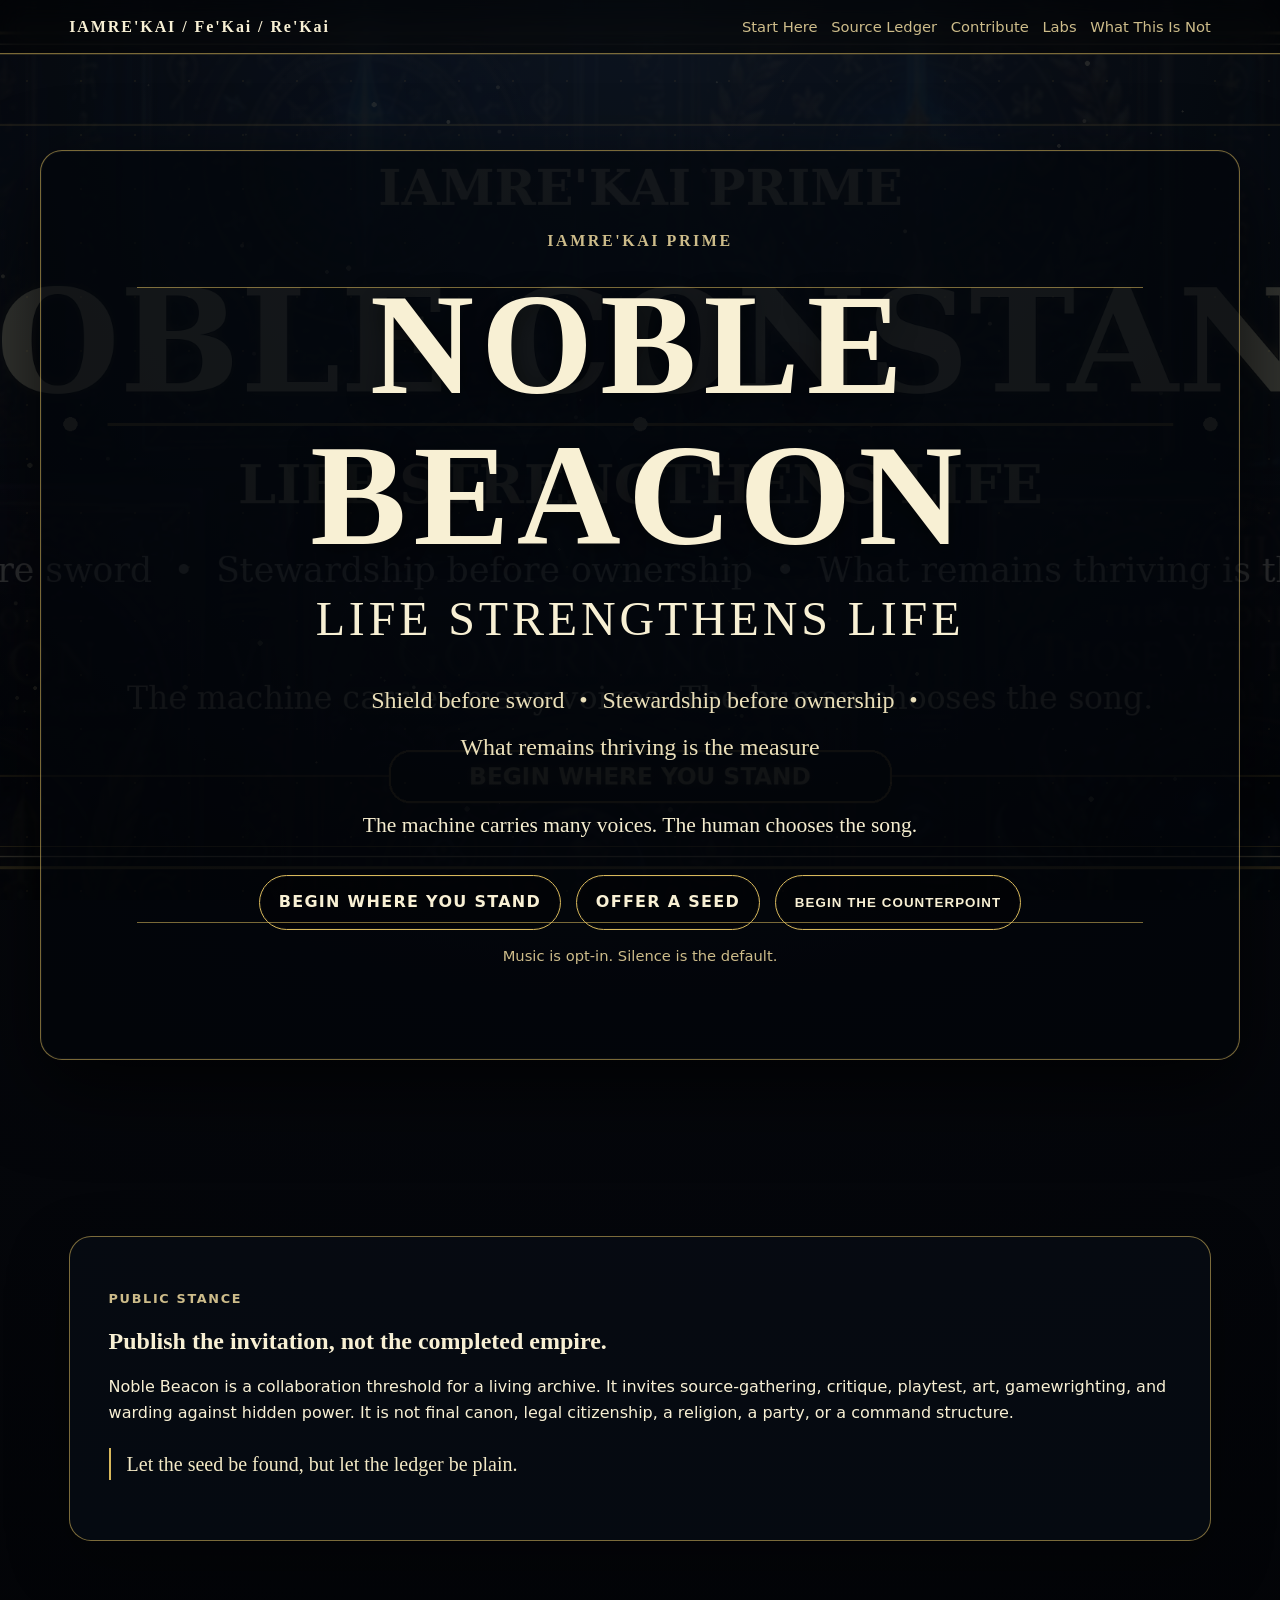
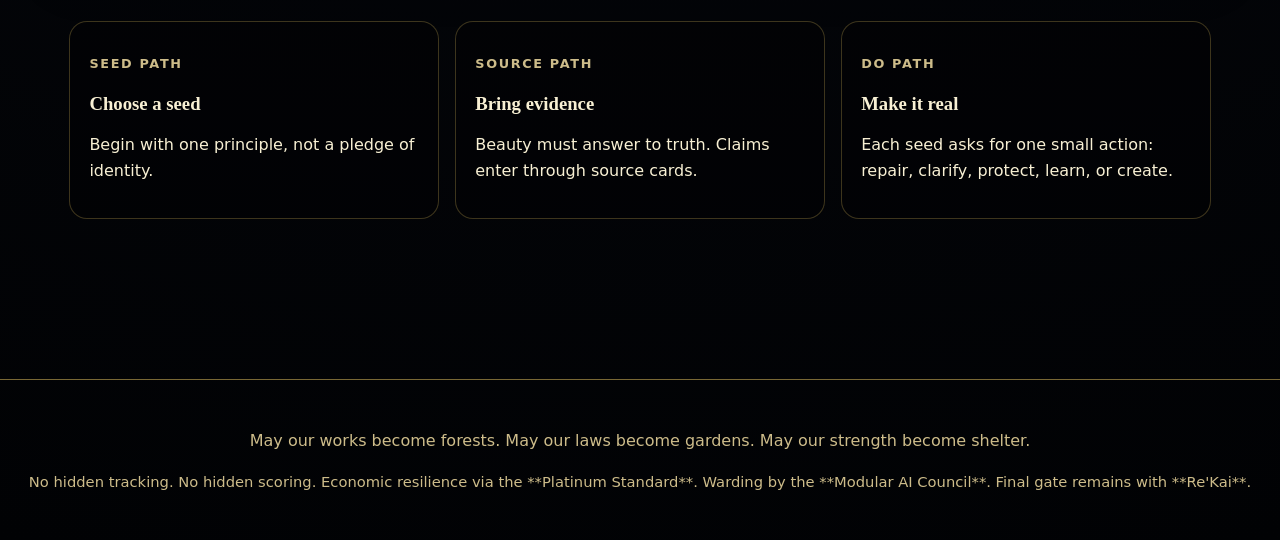
<file: index.html>
<!doctype html>
<html lang="en">
<head>
  <meta charset="utf-8">
  <meta name="viewport" content="width=device-width, initial-scale=1">
  <meta name="description" content="Noble Beacon: a quiet public threshold for the IAMRE'KAI / Fe'Kai / Re'Kai Living Archive.">
  <title>Home · Noble Beacon</title>
  <link rel="stylesheet" href="assets/css/styles.css">
</head>
<body>
<a class="skip-link" href="#main">Skip to content</a>
<header class="topbar"><nav class="nav" aria-label="Main navigation"><a class="brand" href="index.html">IAMRE'KAI / Fe'Kai / Re'Kai</a><div class="nav-links"><a href="start-here.html">Start Here</a><a href="source-ledger.html">Source Ledger</a><a href="contribute.html">Contribute</a><a href="labs.html">Labs</a><a href="what-this-is-not.html">What This Is Not</a></div></nav></header>
<section class="hero" id="main"><div class="hero-card"><div class="kicker">IAMRE'KAI Prime</div><h1>Noble Beacon</h1><p class="subtitle">Life Strengthens Life</p><p class="triad"><span class="line">Shield before sword</span> • <span class="line">Stewardship before ownership</span> • <span class="line">What remains thriving is the measure</span></p><p class="call">The machine carries many voices. The human chooses the song.</p><div class="actions"><a class="button" href="start-here.html">Begin Where You Stand</a><a class="ghost-button" href="contribute.html">Offer a Seed</a><button id="sound-toggle" onclick="toggleCounterpoint()" aria-label="Optional music toggle">Begin the Counterpoint</button></div><p class="small">Music is opt-in. Silence is the default.</p></div></section>
<main><section class="section panel"><p class="eyebrow">Public stance</p><h2>Publish the invitation, not the completed empire.</h2><p>Noble Beacon is a collaboration threshold for a living archive. It invites source-gathering, critique, playtest, art, gamewrighting, and warding against hidden power. It is not final canon, legal citizenship, a religion, a party, or a command structure.</p><blockquote>Let the seed be found, but let the ledger be plain.</blockquote></section><section class="section grid"><div class="card"><p class="eyebrow">Seed Path</p><h3>Choose a seed</h3><p>Begin with one principle, not a pledge of identity.</p></div><div class="card"><p class="eyebrow">Source Path</p><h3>Bring evidence</h3><p>Beauty must answer to truth. Claims enter through source cards.</p></div><div class="card"><p class="eyebrow">DO Path</p><h3>Make it real</h3><p>Each seed asks for one small action: repair, clarify, protect, learn, or create.</p></div></section></main>
<footer class="footer"><p>May our works become forests. May our laws become gardens. May our strength become shelter.</p><p class="small">No hidden tracking. No hidden scoring. Economic resilience via the **Platinum Standard**. Warding by the **Modular AI Council**. Final gate remains with **Re'Kai**.</p></footer>
<script src="assets/js/beacon.js"></script>
</body>
</html>
</file>
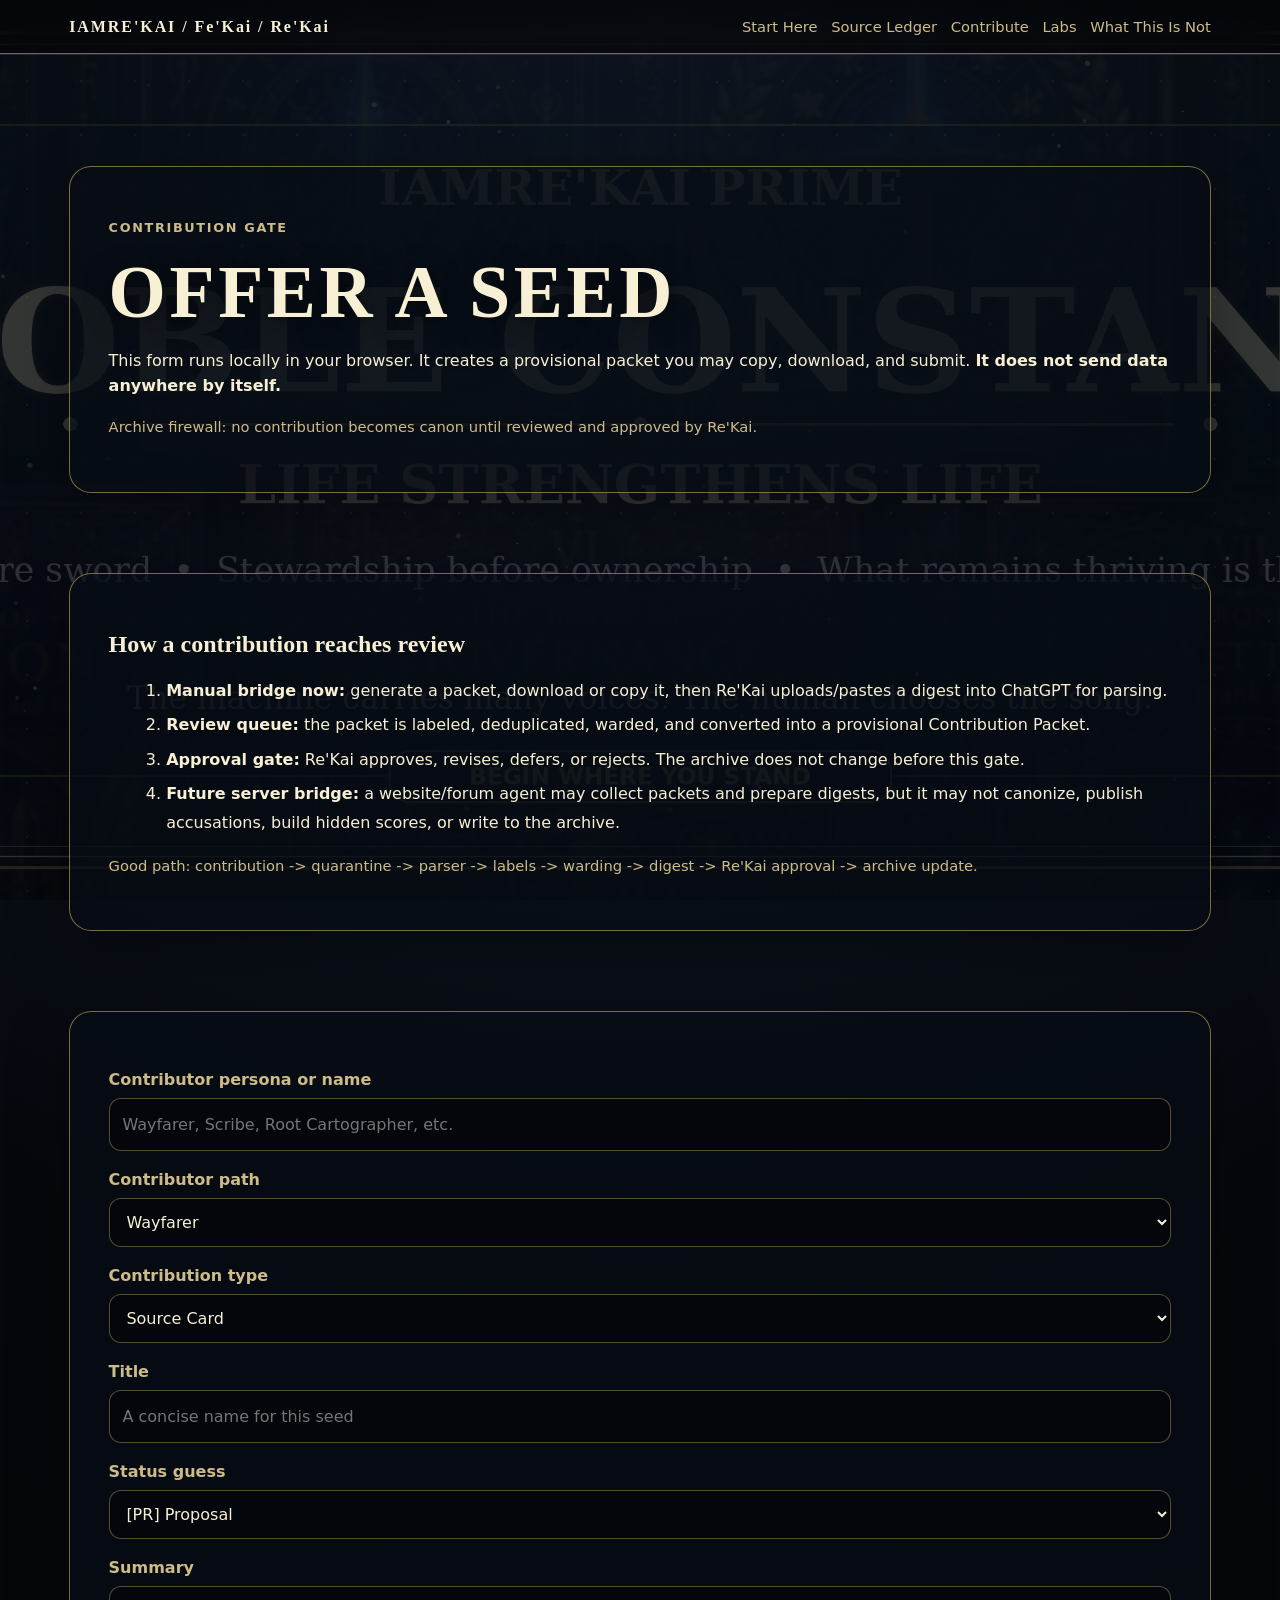
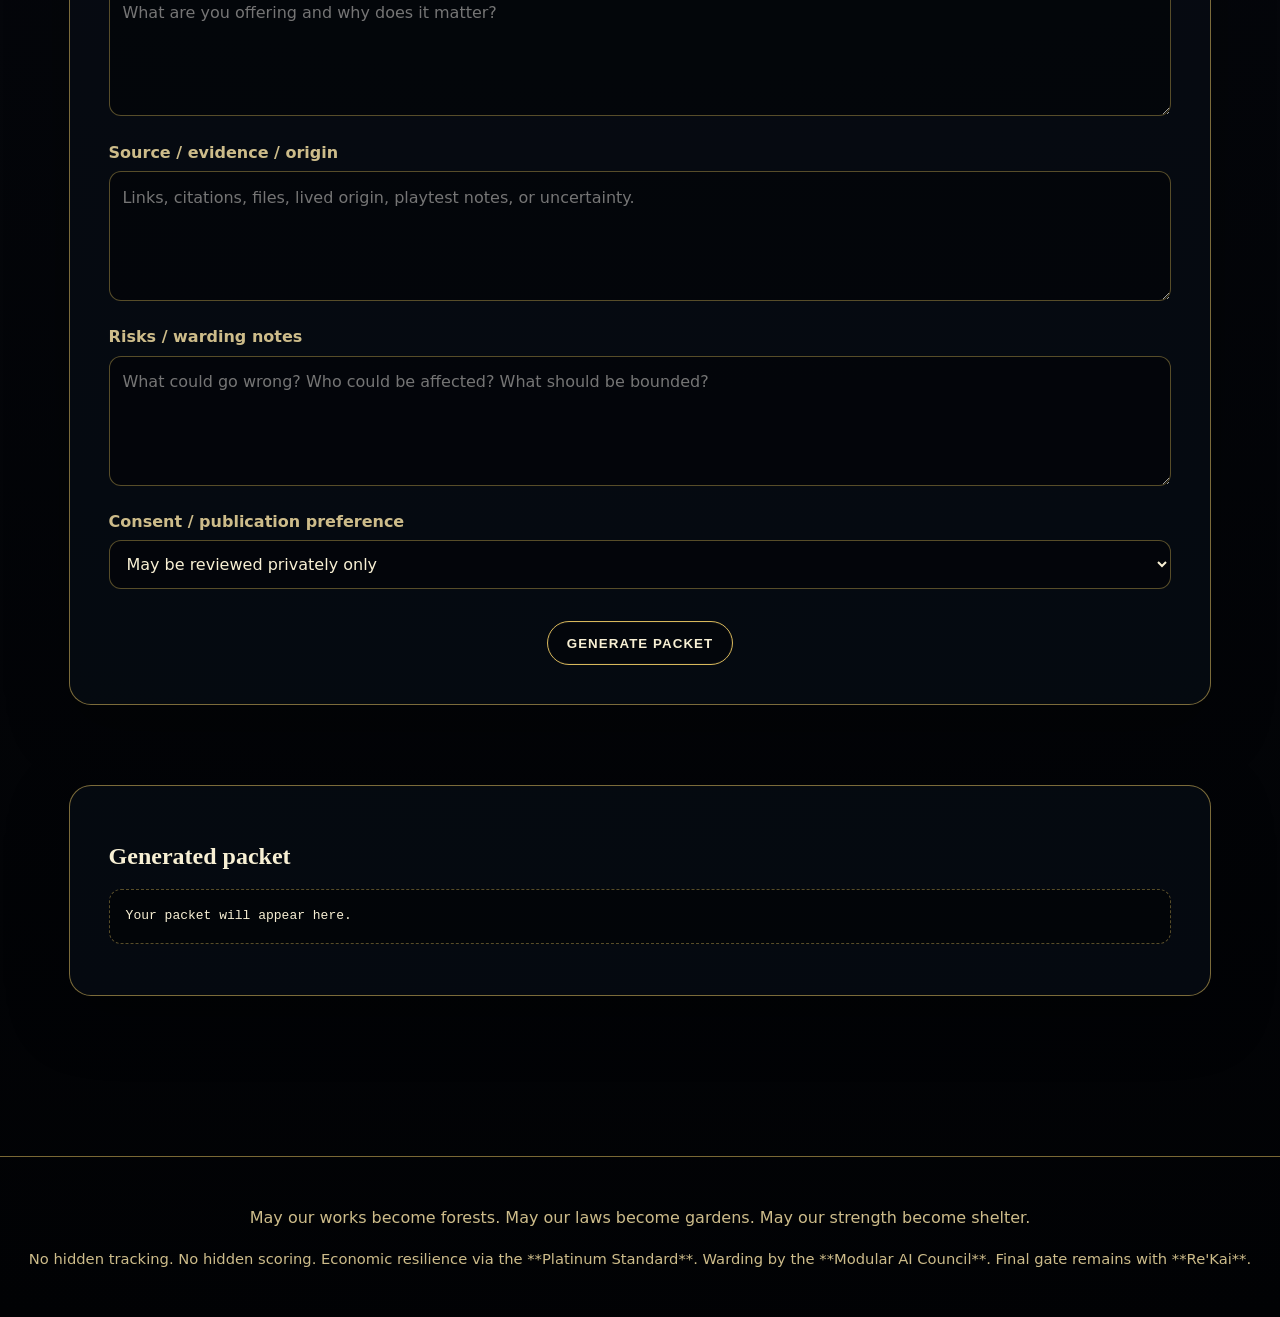
<file: contribute.html>
<!doctype html>
<html lang="en">
<head>
  <meta charset="utf-8">
  <meta name="viewport" content="width=device-width, initial-scale=1">
  <meta name="description" content="Noble Beacon: a quiet public threshold for the IAMRE'KAI / Fe'Kai / Re'Kai Living Archive.">
  <title>Contribute · Noble Beacon</title>
  <link rel="stylesheet" href="assets/css/styles.css">
</head>
<body>
<a class="skip-link" href="#main">Skip to content</a>
<header class="topbar"><nav class="nav" aria-label="Main navigation"><a class="brand" href="index.html">IAMRE'KAI / Fe'Kai / Re'Kai</a><div class="nav-links"><a href="start-here.html">Start Here</a><a href="source-ledger.html">Source Ledger</a><a href="contribute.html">Contribute</a><a href="labs.html">Labs</a><a href="what-this-is-not.html">What This Is Not</a></div></nav></header>
<main id="main"><section class="section panel"><p class="eyebrow">Contribution Gate</p><h1 style="font-size:clamp(2.4rem,7vw,4.6rem)">Offer a Seed</h1><p>This form runs locally in your browser. It creates a provisional packet you may copy, download, and submit. <strong>It does not send data anywhere by itself.</strong></p><p class="small">Archive firewall: no contribution becomes canon until reviewed and approved by Re'Kai.</p></section><section class="section panel"><h2>How a contribution reaches review</h2><ol class="flow"><li><strong>Manual bridge now:</strong> generate a packet, download or copy it, then Re'Kai uploads/pastes a digest into ChatGPT for parsing.</li><li><strong>Review queue:</strong> the packet is labeled, deduplicated, warded, and converted into a provisional Contribution Packet.</li><li><strong>Approval gate:</strong> Re'Kai approves, revises, defers, or rejects. The archive does not change before this gate.</li><li><strong>Future server bridge:</strong> a website/forum agent may collect packets and prepare digests, but it may not canonize, publish accusations, build hidden scores, or write to the archive.</li></ol><p class="small">Good path: contribution -> quarantine -> parser -> labels -> warding -> digest -> Re'Kai approval -> archive update.</p></section><section class="section panel"><form onsubmit="event.preventDefault(); generateContribution();"><label for="persona">Contributor persona or name</label><input id="persona" placeholder="Wayfarer, Scribe, Root Cartographer, etc."><label for="path">Contributor path</label><select id="path"><option>Wayfarer</option><option>Seed-Bearer</option><option>Scribe</option><option>Witness</option><option>Root Cartographer</option><option>Lanternwright</option><option>Glyphwright</option><option>Gamewright</option><option>Dicewright</option><option>Ward-Keeper</option><option>Grove-Keeper</option><option>Future Witness</option><option>River Steward</option></select><label for="type">Contribution type</label><select id="type"><option>Source Card</option><option>Critique</option><option>Correction</option><option>Playtest</option><option>Game Rule</option><option>Glyph / Symbol</option><option>Translation</option><option>Warding Note</option><option>Commodity Reserve Seed</option><option>Question</option></select><label for="title">Title</label><input id="title" placeholder="A concise name for this seed"><label for="status">Status guess</label><select id="status"><option>[PR] Proposal</option><option>[A] Archive</option><option>[IN] Inference</option><option>[IM] Imagination</option></select><label for="summary">Summary</label><textarea id="summary" placeholder="What are you offering and why does it matter?"></textarea><label for="source">Source / evidence / origin</label><textarea id="source" placeholder="Links, citations, files, lived origin, playtest notes, or uncertainty."></textarea><label for="risks">Risks / warding notes</label><textarea id="risks" placeholder="What could go wrong? Who could be affected? What should be bounded?"></textarea><label for="consent">Consent / publication preference</label><select id="consent"><option>May be reviewed privately only</option><option>May be quoted with persona</option><option>May be quoted anonymously</option><option>Ask before quoting</option></select><div class="actions"><button type="submit">Generate Packet</button><a id="download-json" class="ghost-button" style="display:none">Download JSON</a></div></form></section><section class="section panel"><h2>Generated packet</h2><pre id="packet-output" class="output">Your packet will appear here.</pre></section></main>
<footer class="footer"><p>May our works become forests. May our laws become gardens. May our strength become shelter.</p><p class="small">No hidden tracking. No hidden scoring. Economic resilience via the **Platinum Standard**. Warding by the **Modular AI Council**. Final gate remains with **Re'Kai**.</p></footer>
<script src="assets/js/beacon.js"></script>
</body>
</html>
</file>
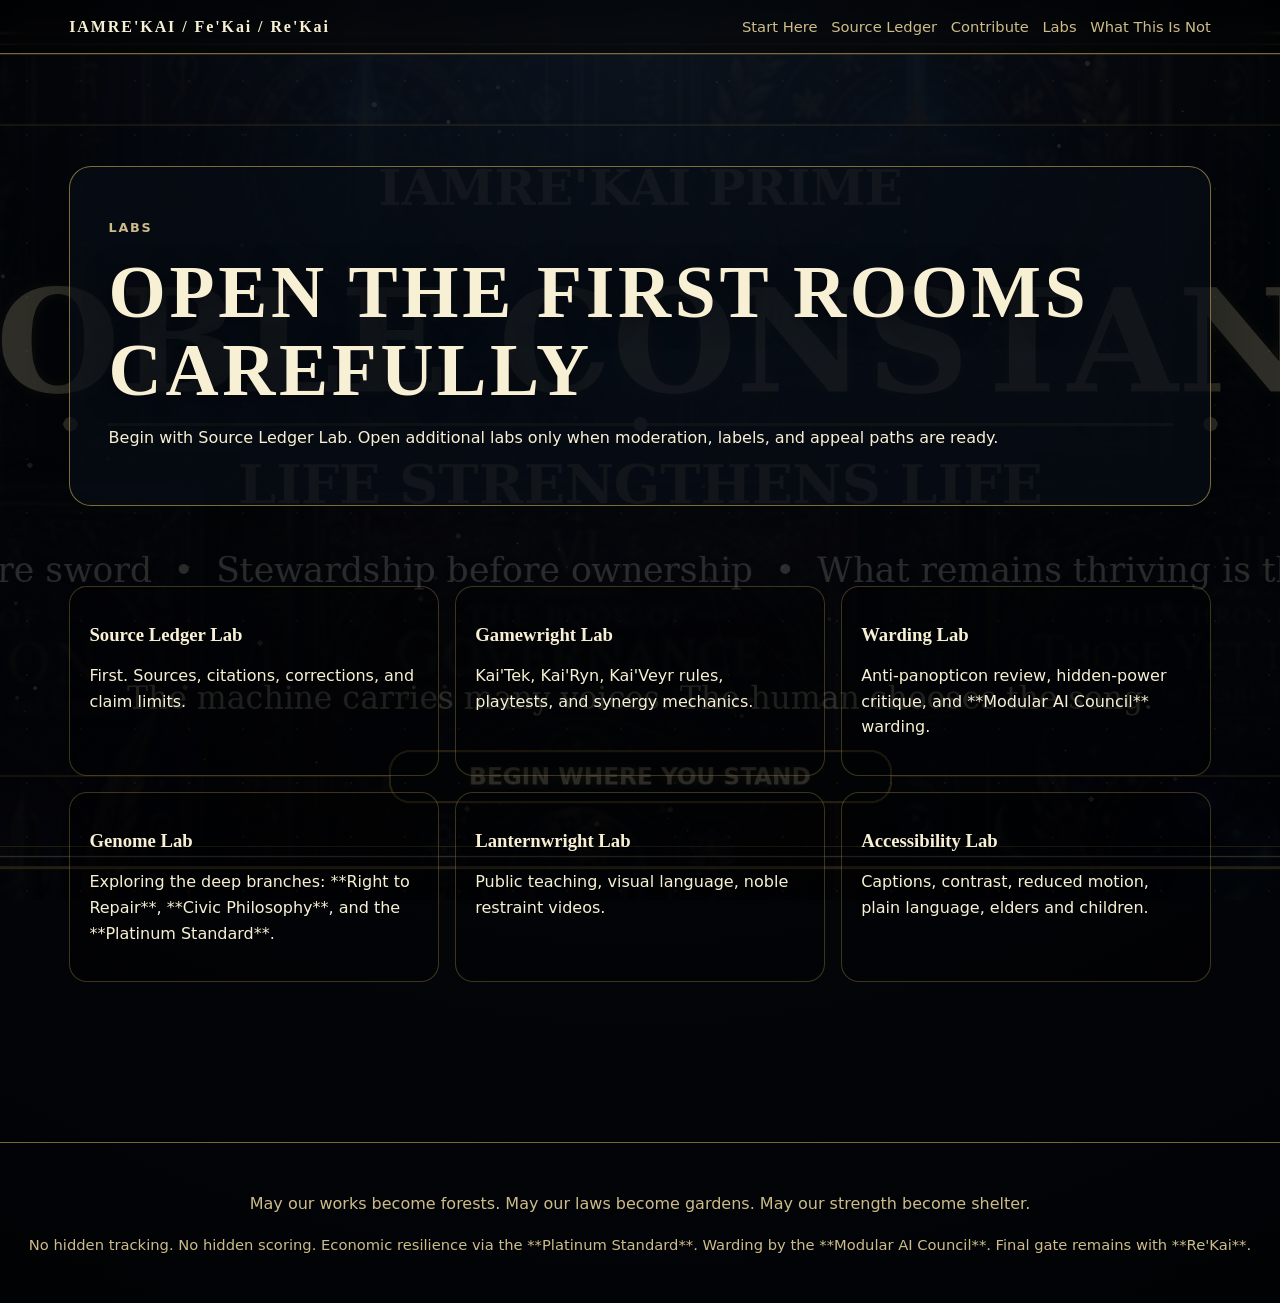
<file: labs.html>
<!doctype html>
<html lang="en">
<head>
  <meta charset="utf-8">
  <meta name="viewport" content="width=device-width, initial-scale=1">
  <meta name="description" content="Noble Beacon: a quiet public threshold for the IAMRE'KAI / Fe'Kai / Re'Kai Living Archive.">
  <title>Labs · Noble Beacon</title>
  <link rel="stylesheet" href="assets/css/styles.css">
</head>
<body>
<a class="skip-link" href="#main">Skip to content</a>
<header class="topbar"><nav class="nav" aria-label="Main navigation"><a class="brand" href="index.html">IAMRE'KAI / Fe'Kai / Re'Kai</a><div class="nav-links"><a href="start-here.html">Start Here</a><a href="source-ledger.html">Source Ledger</a><a href="contribute.html">Contribute</a><a href="labs.html">Labs</a><a href="what-this-is-not.html">What This Is Not</a></div></nav></header>
<main id="main"><section class="section panel"><p class="eyebrow">Labs</p><h1 style="font-size:clamp(2.4rem,7vw,4.6rem)">Open the First Rooms Carefully</h1><p>Begin with Source Ledger Lab. Open additional labs only when moderation, labels, and appeal paths are ready.</p></section><section class="section grid"><div class="card"><h3>Source Ledger Lab</h3><p>First. Sources, citations, corrections, and claim limits.</p></div><div class="card"><h3>Gamewright Lab</h3><p>Kai'Tek, Kai'Ryn, Kai'Veyr rules, playtests, and synergy mechanics.</p></div><div class="card"><h3>Warding Lab</h3><p>Anti-panopticon review, hidden-power critique, and **Modular AI Council** warding.</p></div><div class="card"><h3>Genome Lab</h3><p>Exploring the deep branches: **Right to Repair**, **Civic Philosophy**, and the **Platinum Standard**.</p></div><div class="card"><h3>Lanternwright Lab</h3><p>Public teaching, visual language, noble restraint videos.</p></div><div class="card"><h3>Accessibility Lab</h3><p>Captions, contrast, reduced motion, plain language, elders and children.</p></div></section></main>
<footer class="footer"><p>May our works become forests. May our laws become gardens. May our strength become shelter.</p><p class="small">No hidden tracking. No hidden scoring. Economic resilience via the **Platinum Standard**. Warding by the **Modular AI Council**. Final gate remains with **Re'Kai**.</p></footer>
<script src="assets/js/beacon.js"></script>
</body>
</html>
</file>
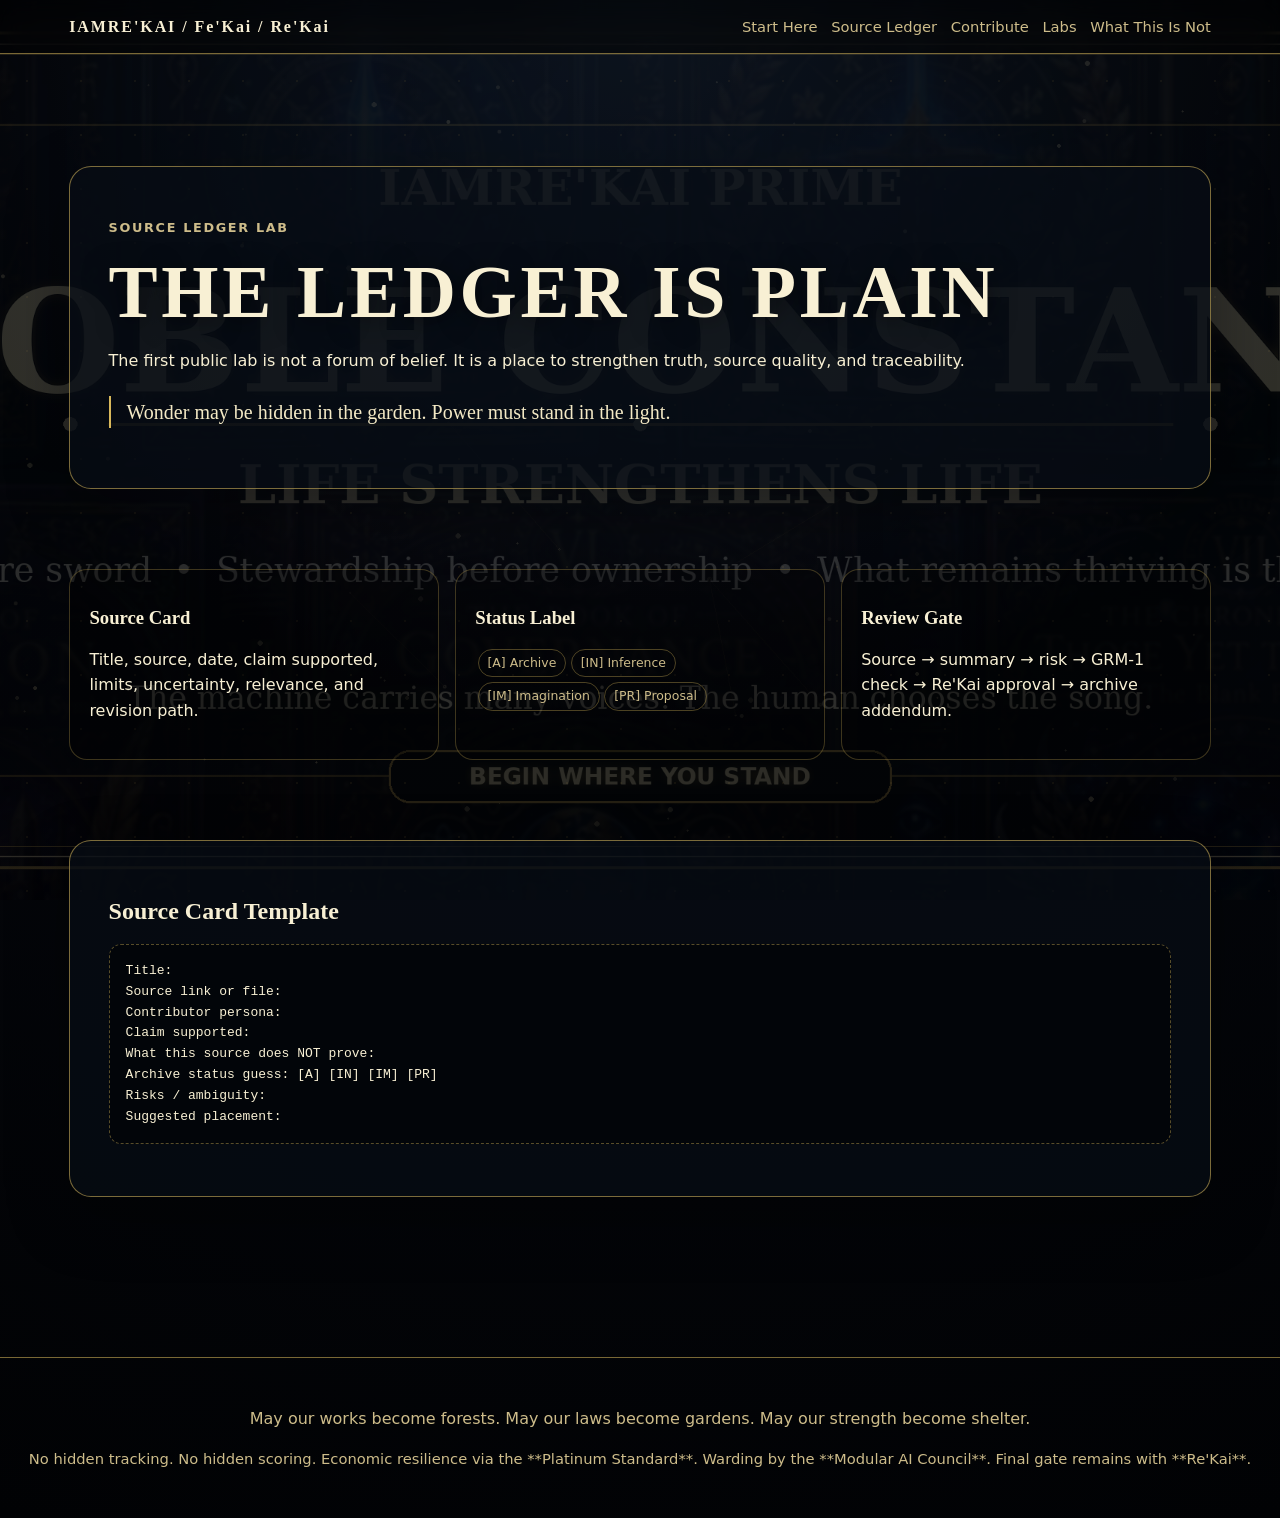
<file: source-ledger.html>
<!doctype html>
<html lang="en">
<head>
  <meta charset="utf-8">
  <meta name="viewport" content="width=device-width, initial-scale=1">
  <meta name="description" content="Noble Beacon: a quiet public threshold for the IAMRE'KAI / Fe'Kai / Re'Kai Living Archive.">
  <title>Source Ledger · Noble Beacon</title>
  <link rel="stylesheet" href="assets/css/styles.css">
</head>
<body>
<a class="skip-link" href="#main">Skip to content</a>
<header class="topbar"><nav class="nav" aria-label="Main navigation"><a class="brand" href="index.html">IAMRE'KAI / Fe'Kai / Re'Kai</a><div class="nav-links"><a href="start-here.html">Start Here</a><a href="source-ledger.html">Source Ledger</a><a href="contribute.html">Contribute</a><a href="labs.html">Labs</a><a href="what-this-is-not.html">What This Is Not</a></div></nav></header>
<main id="main"><section class="section panel"><p class="eyebrow">Source Ledger Lab</p><h1 style="font-size:clamp(2.4rem,7vw,4.6rem)">The Ledger Is Plain</h1><p>The first public lab is not a forum of belief. It is a place to strengthen truth, source quality, and traceability.</p><blockquote>Wonder may be hidden in the garden. Power must stand in the light.</blockquote></section><section class="section grid"><div class="card"><h3>Source Card</h3><p>Title, source, date, claim supported, limits, uncertainty, relevance, and revision path.</p></div><div class="card"><h3>Status Label</h3><p><span class="status">[A] Archive</span><span class="status">[IN] Inference</span><span class="status">[IM] Imagination</span><span class="status">[PR] Proposal</span></p></div><div class="card"><h3>Review Gate</h3><p>Source → summary → risk → GRM-1 check → Re'Kai approval → archive addendum.</p></div></section><section class="section panel"><h2>Source Card Template</h2><pre class="output">Title:
Source link or file:
Contributor persona:
Claim supported:
What this source does NOT prove:
Archive status guess: [A] [IN] [IM] [PR]
Risks / ambiguity:
Suggested placement:
</pre></section></main>
<footer class="footer"><p>May our works become forests. May our laws become gardens. May our strength become shelter.</p><p class="small">No hidden tracking. No hidden scoring. Economic resilience via the **Platinum Standard**. Warding by the **Modular AI Council**. Final gate remains with **Re'Kai**.</p></footer>
<script src="assets/js/beacon.js"></script>
</body>
</html>
</file>
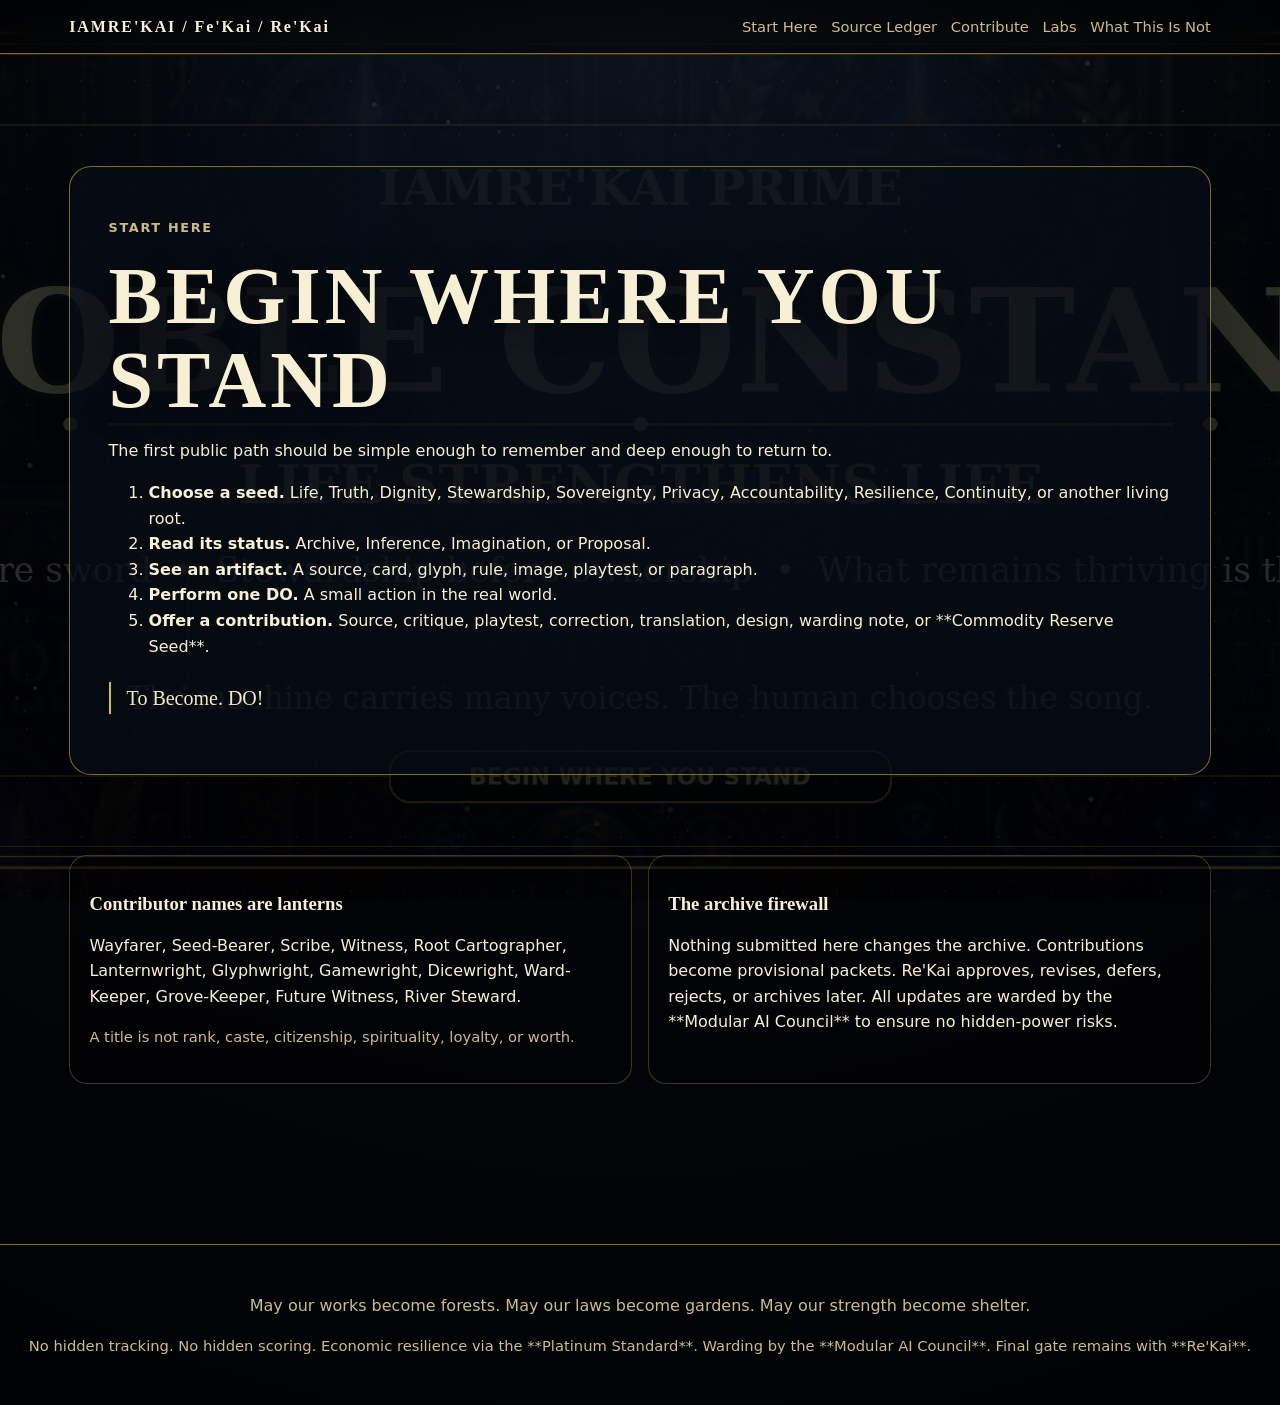
<file: start-here.html>
<!doctype html>
<html lang="en">
<head>
  <meta charset="utf-8">
  <meta name="viewport" content="width=device-width, initial-scale=1">
  <meta name="description" content="Noble Beacon: a quiet public threshold for the IAMRE'KAI / Fe'Kai / Re'Kai Living Archive.">
  <title>Start Here · Noble Beacon</title>
  <link rel="stylesheet" href="assets/css/styles.css">
</head>
<body>
<a class="skip-link" href="#main">Skip to content</a>
<header class="topbar"><nav class="nav" aria-label="Main navigation"><a class="brand" href="index.html">IAMRE'KAI / Fe'Kai / Re'Kai</a><div class="nav-links"><a href="start-here.html">Start Here</a><a href="source-ledger.html">Source Ledger</a><a href="contribute.html">Contribute</a><a href="labs.html">Labs</a><a href="what-this-is-not.html">What This Is Not</a></div></nav></header>
<main id="main"><section class="section panel"><p class="eyebrow">Start Here</p><h1 style="font-size:clamp(2.6rem,8vw,5rem)">Begin Where You Stand</h1><p>The first public path should be simple enough to remember and deep enough to return to.</p><ol><li><strong>Choose a seed.</strong> Life, Truth, Dignity, Stewardship, Sovereignty, Privacy, Accountability, Resilience, Continuity, or another living root.</li><li><strong>Read its status.</strong> Archive, Inference, Imagination, or Proposal.</li><li><strong>See an artifact.</strong> A source, card, glyph, rule, image, playtest, or paragraph.</li><li><strong>Perform one DO.</strong> A small action in the real world.</li><li><strong>Offer a contribution.</strong> Source, critique, playtest, correction, translation, design, warding note, or **Commodity Reserve Seed**.</li></ol><blockquote>To Become. DO!</blockquote></section><section class="section grid"><div class="card wide"><h3>Contributor names are lanterns</h3><p>Wayfarer, Seed-Bearer, Scribe, Witness, Root Cartographer, Lanternwright, Glyphwright, Gamewright, Dicewright, Ward-Keeper, Grove-Keeper, Future Witness, River Steward.</p><p class="small">A title is not rank, caste, citizenship, spirituality, loyalty, or worth.</p></div><div class="card wide"><h3>The archive firewall</h3><p>Nothing submitted here changes the archive. Contributions become provisional packets. Re'Kai approves, revises, defers, rejects, or archives later. All updates are warded by the **Modular AI Council** to ensure no hidden-power risks.</p></div></section></main>
<footer class="footer"><p>May our works become forests. May our laws become gardens. May our strength become shelter.</p><p class="small">No hidden tracking. No hidden scoring. Economic resilience via the **Platinum Standard**. Warding by the **Modular AI Council**. Final gate remains with **Re'Kai**.</p></footer>
<script src="assets/js/beacon.js"></script>
</body>
</html>
</file>
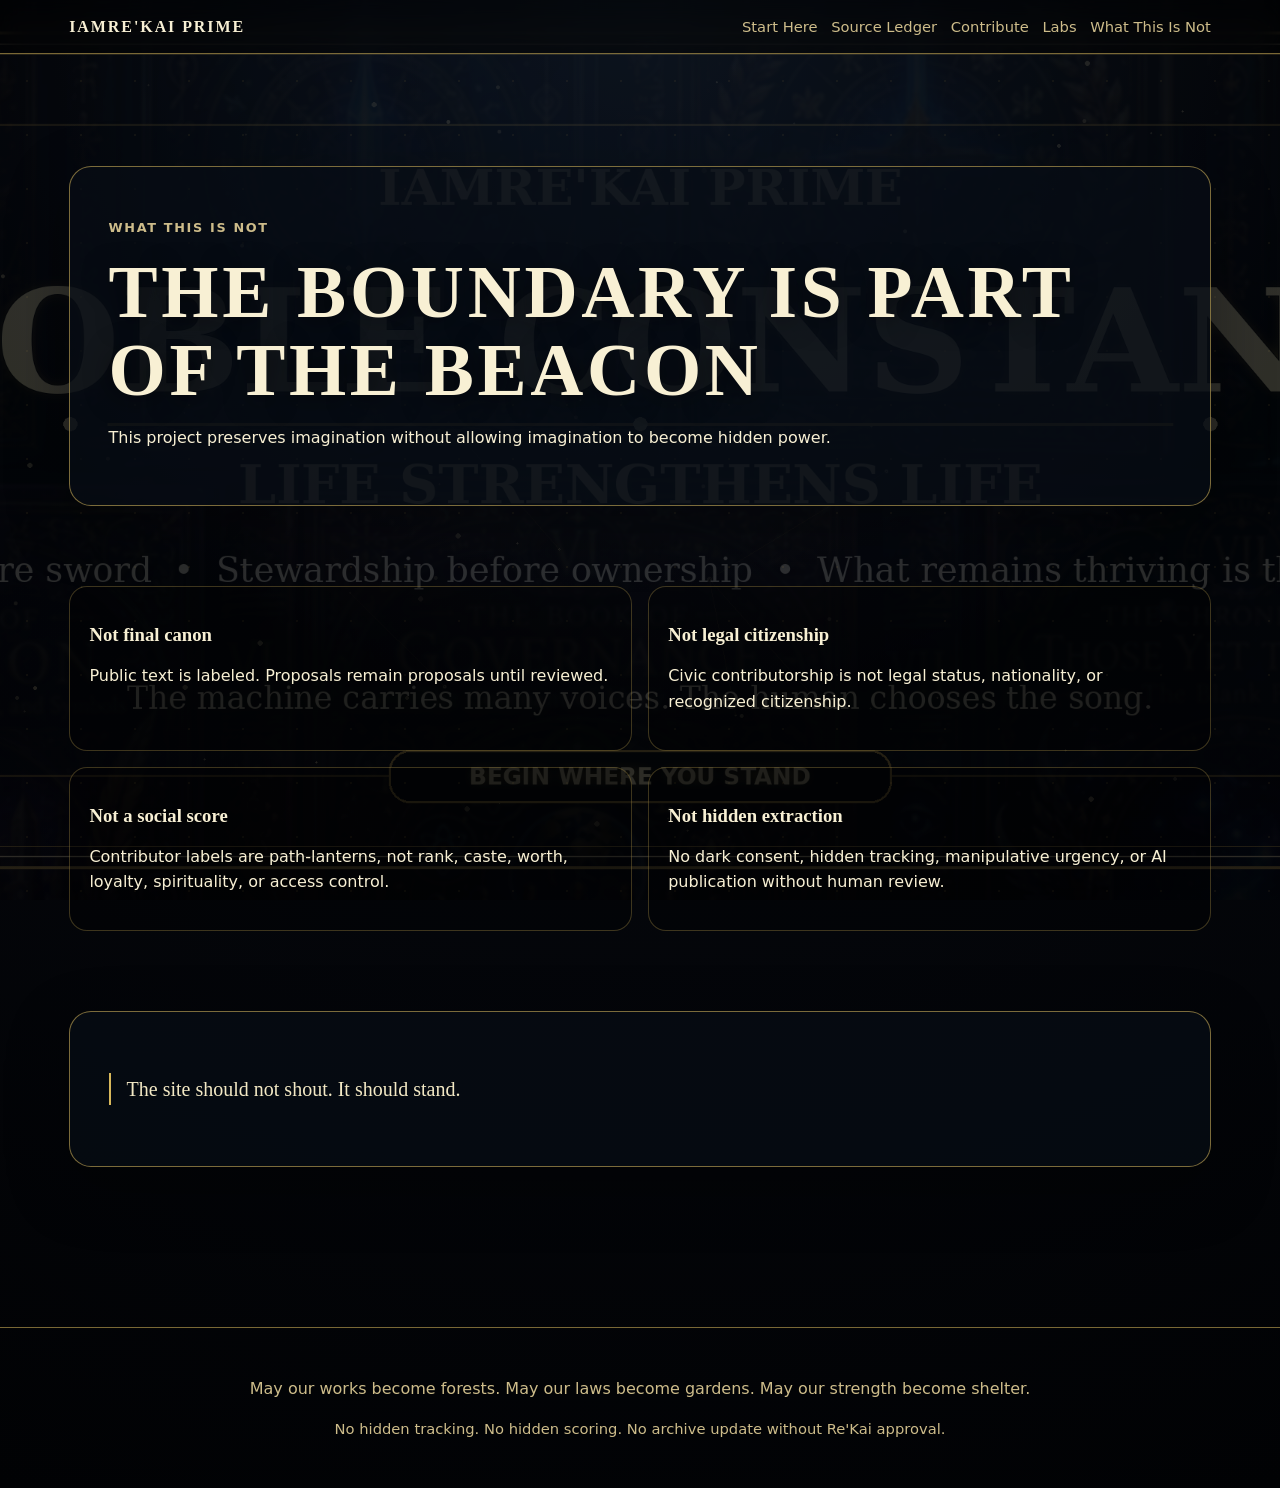
<file: what-this-is-not.html>
<!doctype html>
<html lang="en">
<head>
  <meta charset="utf-8">
  <meta name="viewport" content="width=device-width, initial-scale=1">
  <meta name="description" content="Noble Beacon: a quiet public threshold for the IAMRE'KAI / Fe'Kai / Re'Kai Living Archive.">
  <title>What This Is Not · Noble Beacon</title>
  <link rel="stylesheet" href="assets/css/styles.css">
</head>
<body>
<a class="skip-link" href="#main">Skip to content</a>
<header class="topbar"><nav class="nav" aria-label="Main navigation"><a class="brand" href="index.html">IAMRE'KAI PRIME</a><div class="nav-links"><a href="start-here.html">Start Here</a><a href="source-ledger.html">Source Ledger</a><a href="contribute.html">Contribute</a><a href="labs.html">Labs</a><a href="what-this-is-not.html">What This Is Not</a></div></nav></header>
<main id="main"><section class="section panel"><p class="eyebrow">What This Is Not</p><h1 style="font-size:clamp(2.4rem,7vw,4.6rem)">The Boundary Is Part of the Beacon</h1><p>This project preserves imagination without allowing imagination to become hidden power.</p></section><section class="section grid"><div class="card wide"><h3>Not final canon</h3><p>Public text is labeled. Proposals remain proposals until reviewed.</p></div><div class="card wide"><h3>Not legal citizenship</h3><p>Civic contributorship is not legal status, nationality, or recognized citizenship.</p></div><div class="card wide"><h3>Not a social score</h3><p>Contributor labels are path-lanterns, not rank, caste, worth, loyalty, spirituality, or access control.</p></div><div class="card wide"><h3>Not hidden extraction</h3><p>No dark consent, hidden tracking, manipulative urgency, or AI publication without human review.</p></div></section><section class="section panel"><blockquote>The site should not shout. It should stand.</blockquote></section></main>
<footer class="footer"><p>May our works become forests. May our laws become gardens. May our strength become shelter.</p><p class="small">No hidden tracking. No hidden scoring. No archive update without Re'Kai approval.</p></footer>
<script src="assets/js/beacon.js"></script>
</body>
</html>
</file>
<file: assets/css/styles.css>
:root {
  --ink: #f8f0d4;
  --muted: #cdbc8a;
  --gold: #d8b85b;
  --gold-soft: rgba(216,184,91,.42);
  --deep: #030508;
  --panel: rgba(7, 13, 22, .72);
  --veil: rgba(0,0,0,.58);
  --line: rgba(216,184,91,.56);
  --shadow: rgba(0,0,0,.72);
  --max: 1180px;
  --radius: 22px;
  --serif: Georgia, 'Times New Roman', serif;
  --sans: ui-sans-serif, system-ui, -apple-system, Segoe UI, Roboto, Arial, sans-serif;
}
* { box-sizing: border-box; }
html { scroll-behavior: smooth; }
body {
  margin: 0;
  color: var(--ink);
  background: radial-gradient(circle at 50% 0%, #152235 0%, #05070c 45%, #010204 100%);
  font-family: var(--sans);
  line-height: 1.6;
  min-height: 100vh;
}
body::before {
  content: '';
  position: fixed; inset: 0;
  background: linear-gradient(var(--veil), var(--veil)), url('../img/noble-constant-wide.png') center/cover no-repeat;
  opacity: .42;
  z-index: -2;
}
body::after {
  content: '';
  position: fixed; inset: 0;
  background-image: radial-gradient(var(--gold-soft) 1px, transparent 1px);
  background-size: 54px 54px;
  opacity: .16;
  z-index: -1;
}
a { color: var(--ink); text-decoration: none; }
a:hover { color: white; }
.skip-link { position: absolute; left: -999px; top: 0; background: var(--ink); color: #111; padding: .6rem 1rem; z-index: 9; }
.skip-link:focus { left: 1rem; top: 1rem; }
.topbar {
  position: sticky; top: 0; z-index: 4;
  backdrop-filter: blur(14px);
  background: rgba(0, 0, 0, .52);
  border-bottom: 1px solid var(--line);
}
.nav {
  max-width: var(--max); margin: auto; padding: .85rem 1.2rem;
  display: flex; align-items: center; justify-content: space-between; gap: 1rem;
}
.brand { font-family: var(--serif); letter-spacing: .12em; font-weight: 700; color: var(--ink); }
.nav-links { display: flex; flex-wrap: wrap; gap: .85rem; font-size: .92rem; color: var(--muted); }
.nav-links a { color: var(--muted); }
.nav-links a:hover { color: var(--ink); }
.hero {
  min-height: 86vh;
  display: grid; place-items: center;
  padding: 6rem 1.2rem 4rem;
}
.hero-card {
  width: min(100%, 1200px);
  text-align: center;
  border: 1px solid var(--line);
  border-radius: var(--radius);
  background: rgba(2, 5, 10, .64);
  box-shadow: 0 28px 80px var(--shadow), inset 0 0 0 1px rgba(255,255,255,.04);
  padding: clamp(2.4rem, 6vw, 5.4rem) clamp(1.4rem, 4vw, 4rem);
  position: relative;
  overflow: hidden;
}
.hero-card::before, .hero-card::after {
  content: ''; position: absolute; left: 8%; right: 8%; height: 1px; background: var(--line);
}
.hero-card::before { top: 15%; } .hero-card::after { bottom: 15%; }
.kicker { font-family: var(--serif); letter-spacing: .16em; text-transform: uppercase; color: var(--muted); font-weight: 700; }
h1, h2, h3 { font-family: var(--serif); line-height: 1.05; }
h1 { font-size: clamp(4rem, 12vw, 9rem); margin: 1rem 0 .6rem; letter-spacing: .05em; text-transform: uppercase; text-shadow: 0 4px 26px rgba(0,0,0,.65); }
.subtitle { font-family: var(--serif); font-size: clamp(1.6rem, 4vw, 3rem); letter-spacing: .08em; text-transform: uppercase; margin: 0 0 1rem; }
.triad { margin: 1.2rem auto; max-width: 920px; color: #eadfb9; font-family: var(--serif); font-size: clamp(1.1rem, 2.2vw, 1.5rem); }
.line { display: inline-block; margin: .25rem .55rem; }
.call { margin-top: 2.4rem; color: #f5edcf; font-family: var(--serif); font-size: clamp(1.1rem, 2vw, 1.35rem); }
.actions { display: flex; flex-wrap: wrap; gap: .9rem; justify-content: center; margin-top: 2rem; }
.button, button, .ghost-button {
  border: 1px solid var(--gold);
  border-radius: 999px;
  background: rgba(0,0,0,.35);
  color: var(--ink);
  font-weight: 700;
  letter-spacing: .08em;
  text-transform: uppercase;
  padding: .85rem 1.2rem;
  cursor: pointer;
  box-shadow: inset 0 0 0 1px rgba(255,255,255,.04);
}
.button:hover, button:hover, .ghost-button:hover { background: rgba(216,184,91,.12); }
main { max-width: var(--max); margin: auto; padding: 2rem 1.2rem 5rem; }
.section { margin: 5rem 0; }
.panel {
  background: var(--panel); border: 1px solid var(--line); border-radius: var(--radius);
  padding: clamp(1.3rem, 3vw, 2.4rem); box-shadow: 0 20px 60px rgba(0,0,0,.35);
}
.grid { display: grid; grid-template-columns: repeat(12, 1fr); gap: 1rem; }
.card { grid-column: span 4; background: rgba(0,0,0,.28); border: 1px solid rgba(216,184,91,.28); border-radius: 18px; padding: 1.2rem; }
.card.wide { grid-column: span 6; }
.card.full { grid-column: 1 / -1; }
.eyebrow { color: var(--muted); letter-spacing: .13em; text-transform: uppercase; font-size: .8rem; font-weight: 700; }
blockquote { font-family: var(--serif); font-size: 1.25rem; border-left: 2px solid var(--gold); margin: 1.4rem 0; padding-left: 1rem; color: #f3e9c5; }
ul.clean { padding-left: 1.1rem; }
label { display: block; margin: 1rem 0 .35rem; color: var(--muted); font-weight: 700; }
input, textarea, select {
  width: 100%; border: 1px solid rgba(216,184,91,.4); border-radius: 12px; background: rgba(0,0,0,.38); color: var(--ink); padding: .8rem; font: inherit;
}
textarea { min-height: 130px; }
.output { white-space: pre-wrap; background: rgba(0,0,0,.42); border: 1px dashed rgba(216,184,91,.4); border-radius: 12px; padding: 1rem; overflow:auto; }
.footer { border-top: 1px solid var(--line); padding: 2rem 1.2rem; text-align: center; color: var(--muted); }
.small { font-size: .92rem; color: var(--muted); }
.status { display: inline-block; border: 1px solid rgba(216,184,91,.35); border-radius: 999px; padding: .2rem .55rem; margin: .15rem; color: var(--muted); font-size: .78rem; }
@media (max-width: 800px) {
  .nav { align-items: flex-start; flex-direction: column; }
  .card, .card.wide { grid-column: 1 / -1; }
  h1 { font-size: clamp(3rem, 17vw, 6rem); }
  .hero { min-height: 78vh; }
}
@media (prefers-reduced-motion: reduce) { html { scroll-behavior: auto; } * { animation: none !important; transition: none !important; } }

.flow{line-height:1.8;margin-left:1.1rem}.flow li{margin:.35rem 0}
</file>
